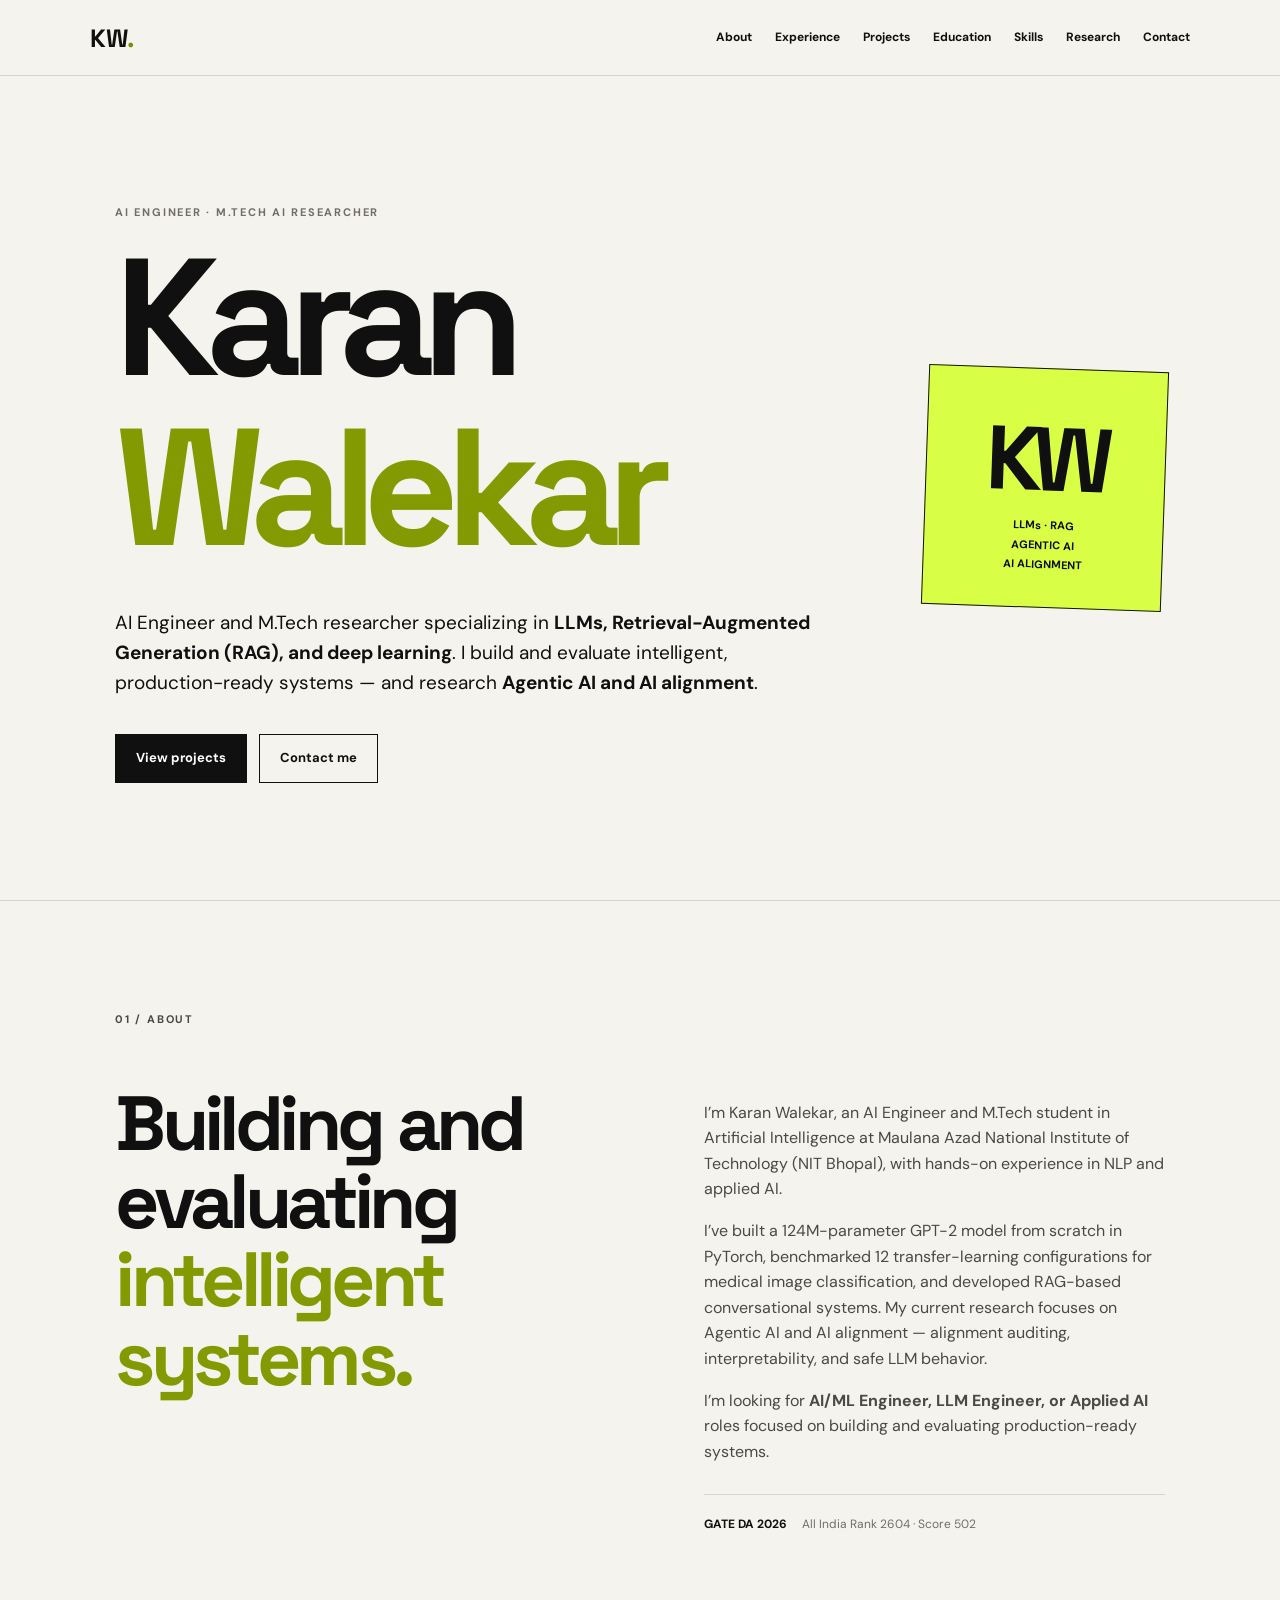
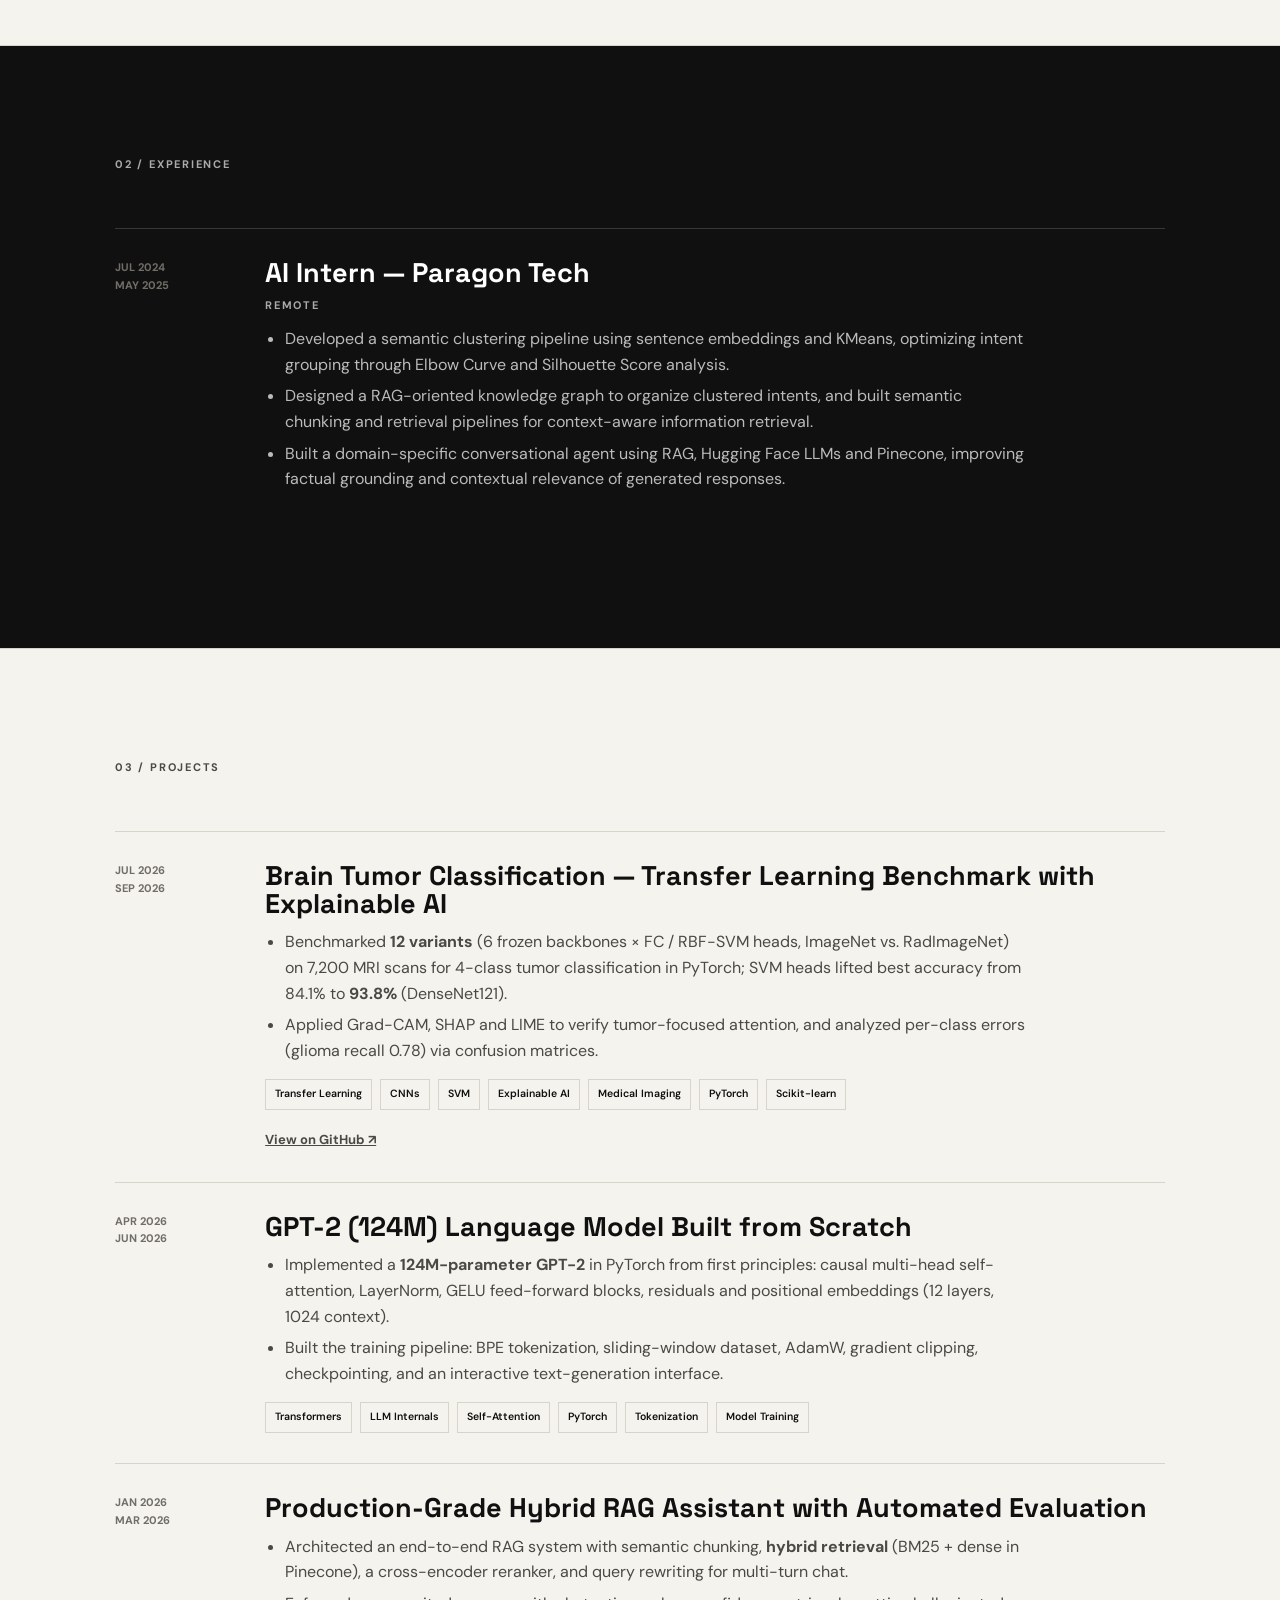
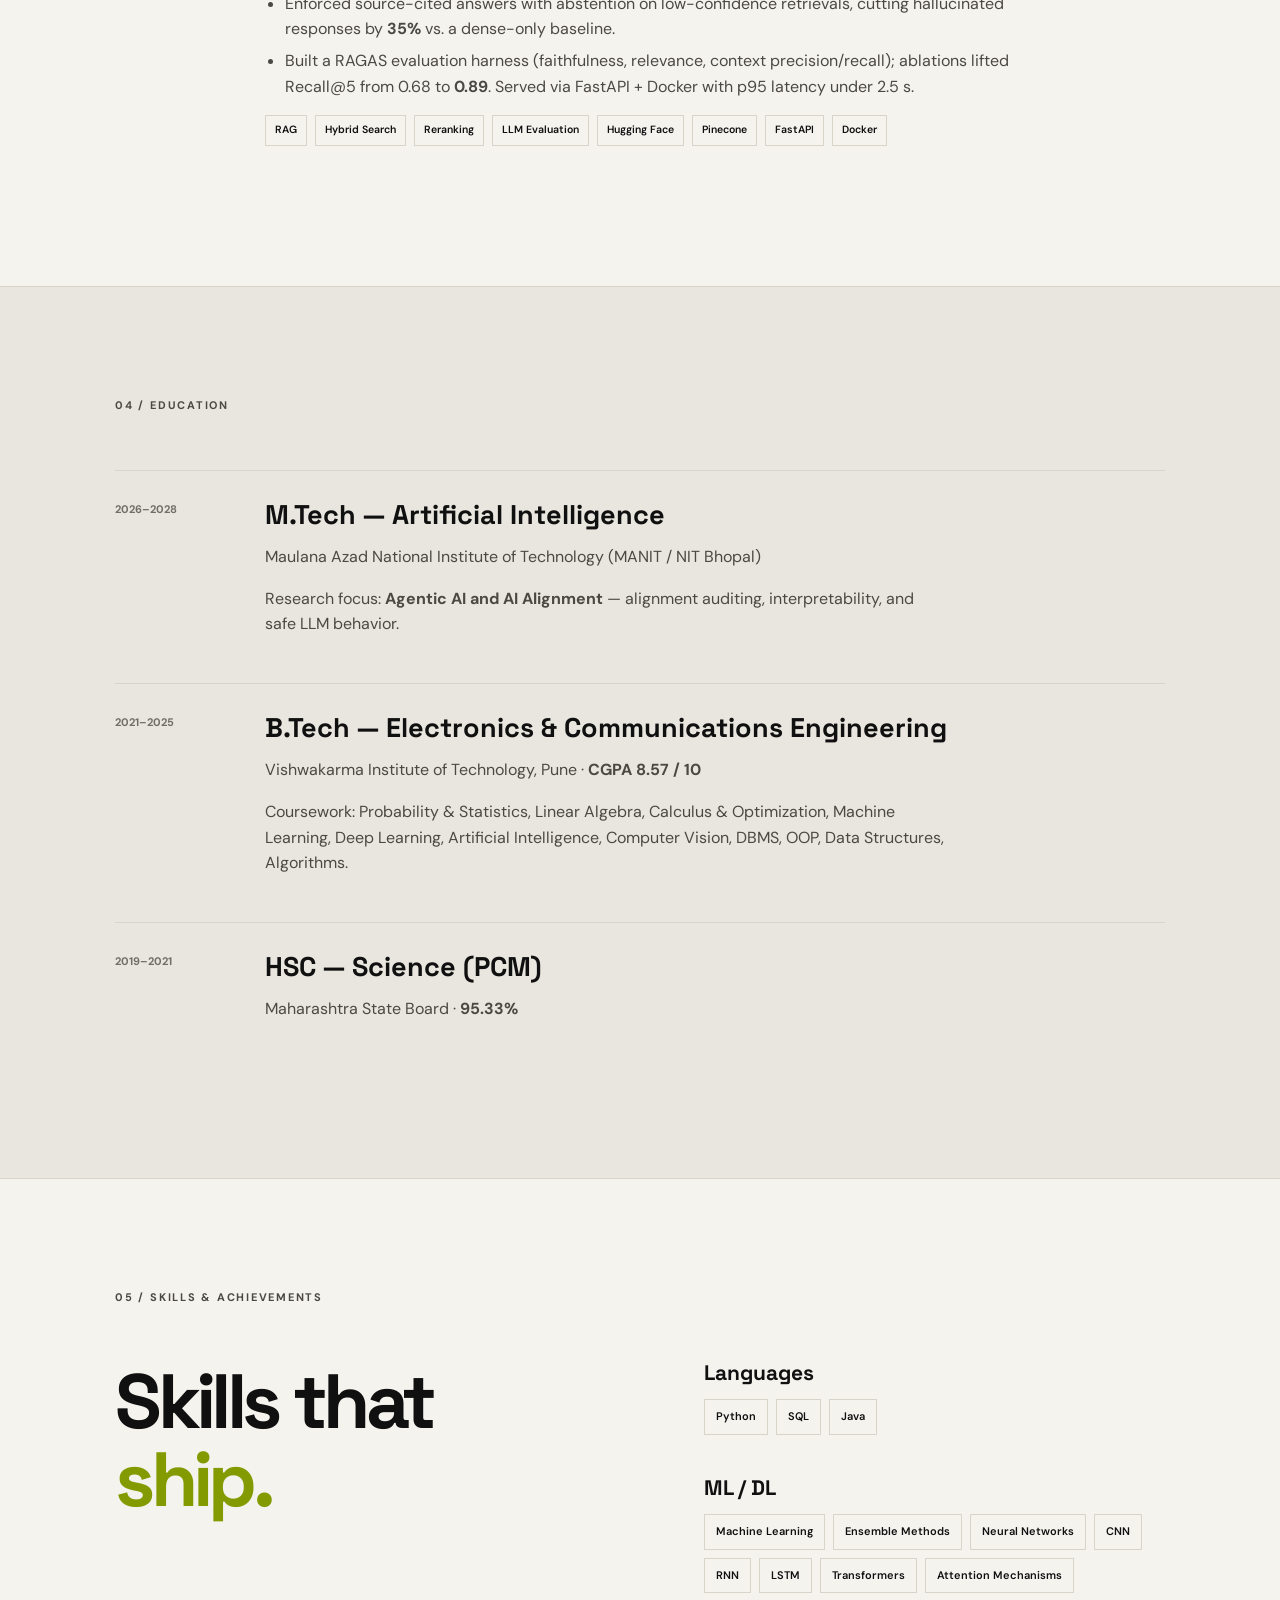
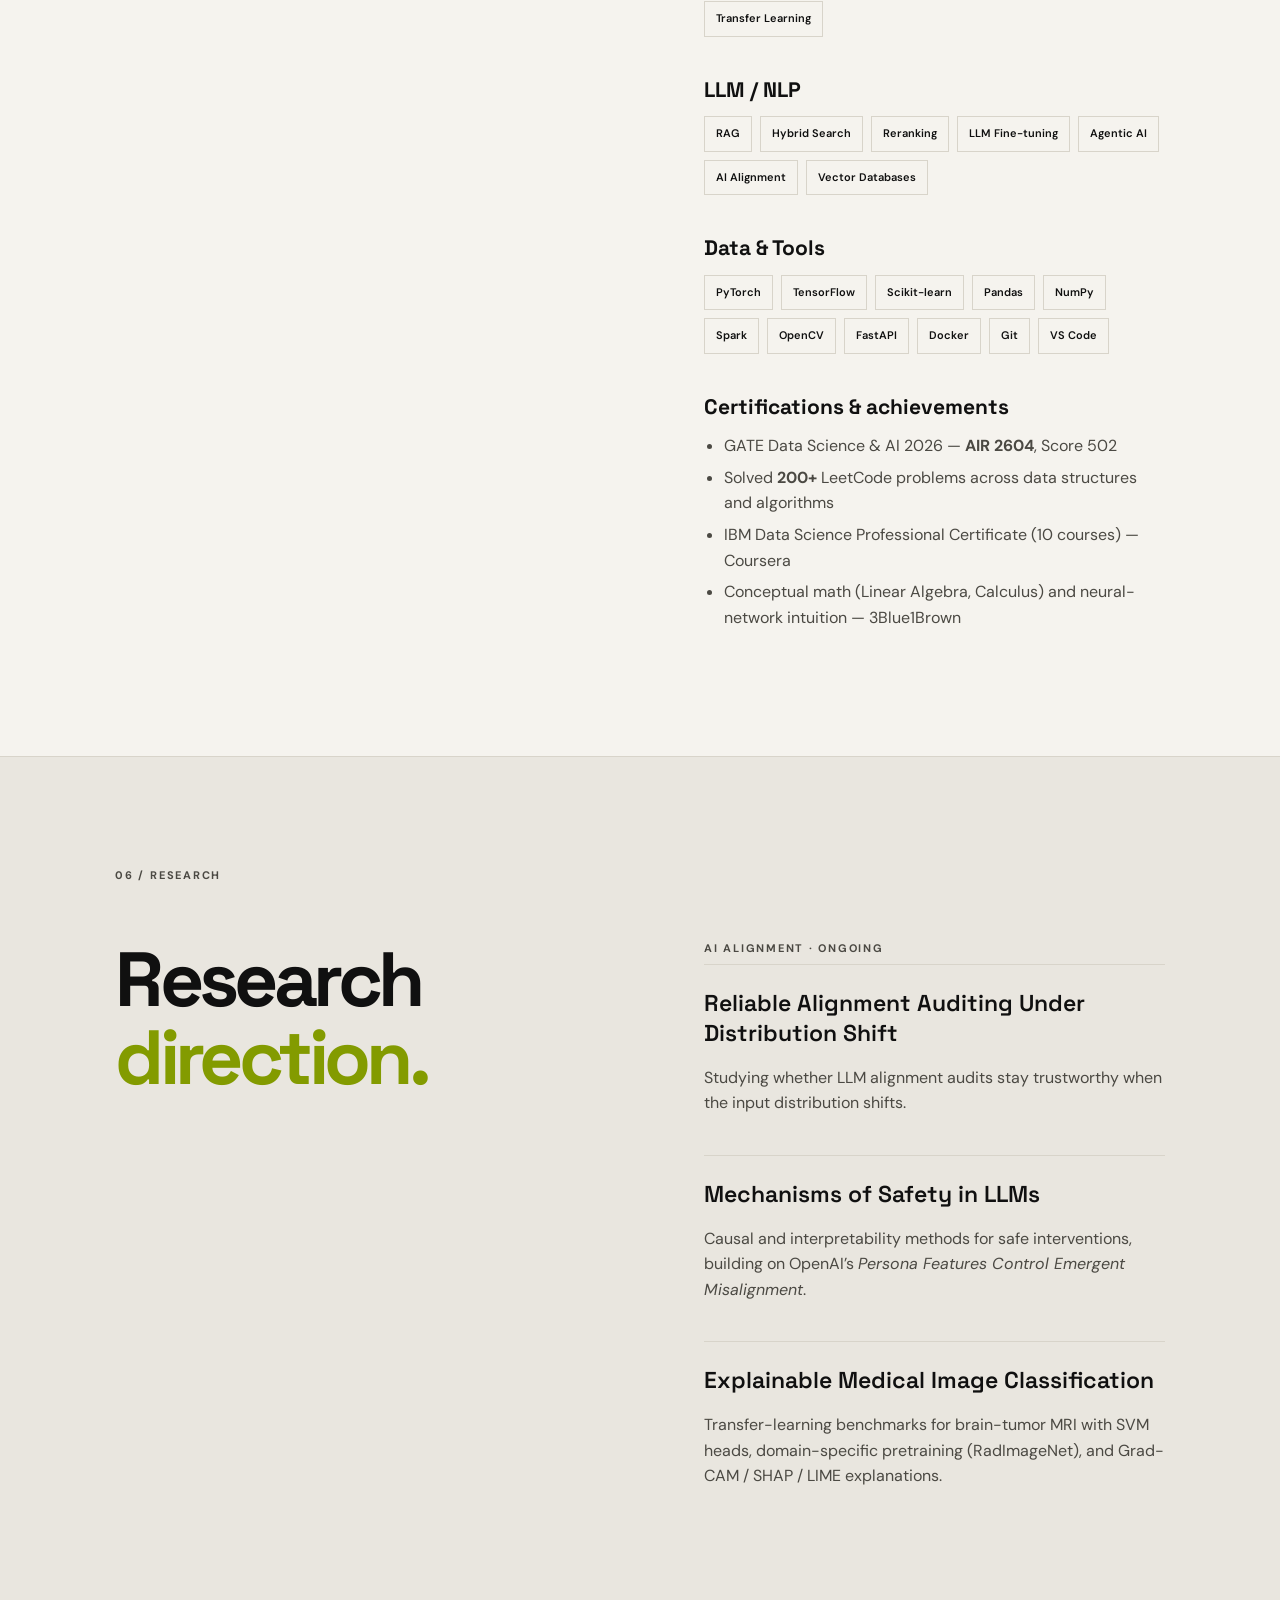
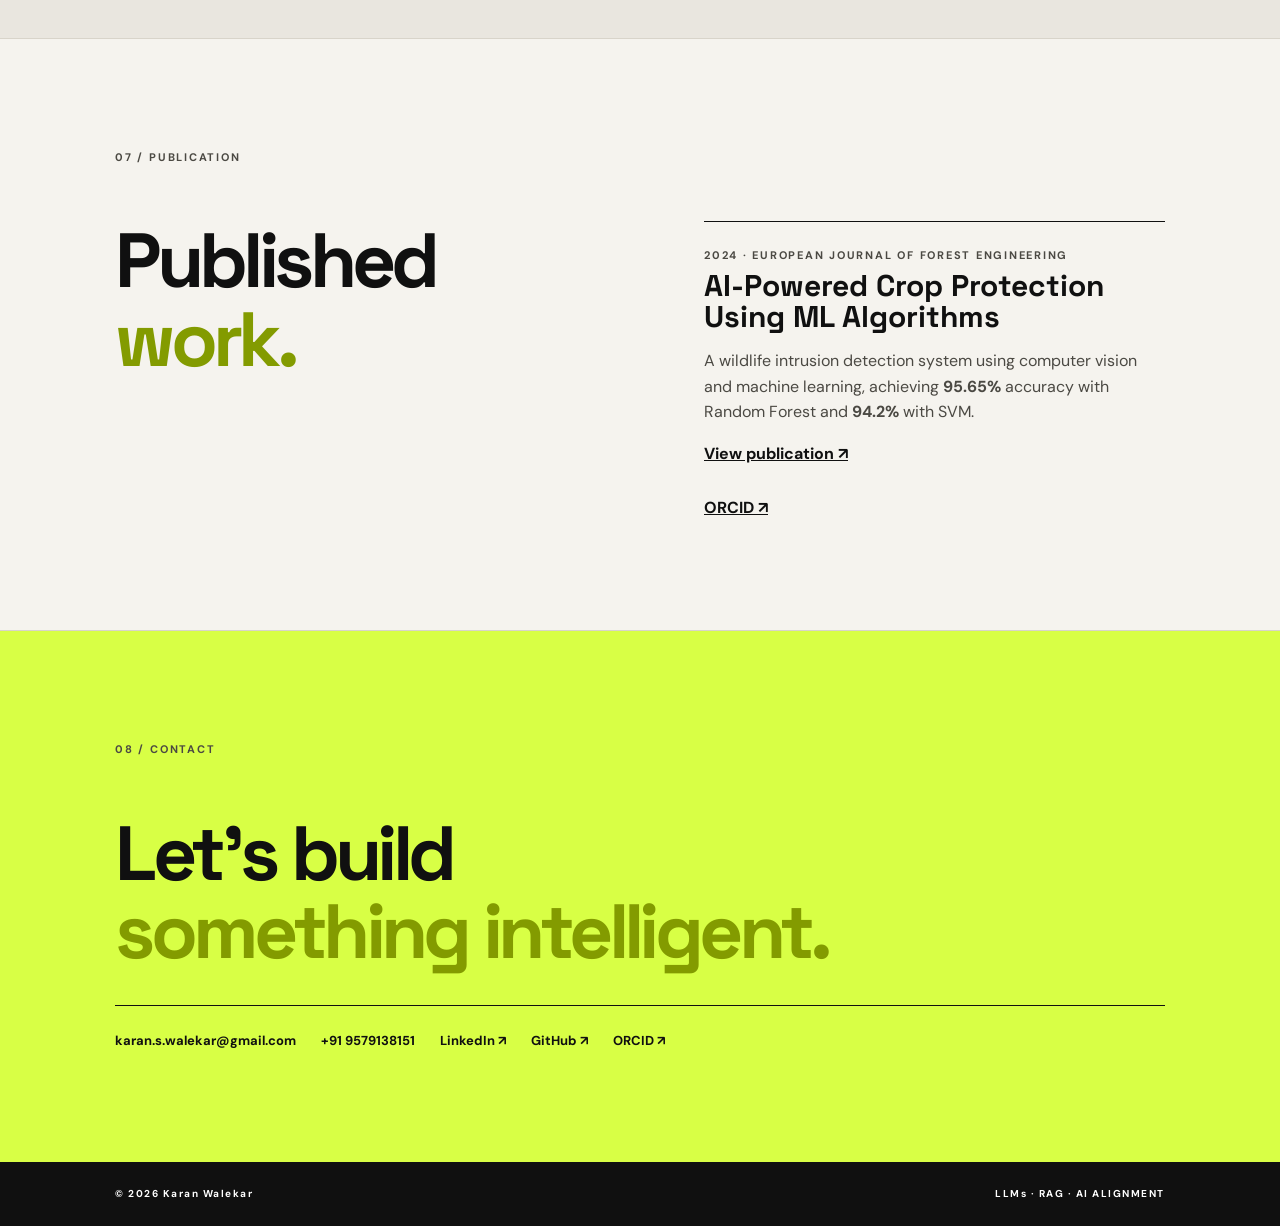
<file: index.html>
<!doctype html>
<html lang="en">
<head>
<meta charset="utf-8"><meta name="viewport" content="width=device-width,initial-scale=1">
<title>Karan Walekar | AI Engineer & M.Tech AI Researcher</title>
<meta name="description" content="Karan Walekar — AI Engineer and M.Tech researcher specializing in LLMs, Retrieval-Augmented Generation (RAG), deep learning, Agentic AI and AI alignment.">
<meta name="author" content="Karan Walekar">
<link rel="canonical" href="https://karanwalekar.com/">
<meta property="og:title" content="Karan Walekar | AI Engineer & M.Tech AI Researcher">
<meta property="og:description" content="Projects, research, experience, education and achievements of Karan Walekar — LLMs, RAG, deep learning and AI alignment.">
<meta property="og:type" content="website">
<script type="application/ld+json">
{"@context":"https://schema.org","@type":"Person","name":"Karan Walekar","url":"https://karanwalekar.com/","jobTitle":"AI Engineer & M.Tech AI Researcher","email":"mailto:karan.s.walekar@gmail.com","alumniOf":["Vishwakarma Institute of Technology, Pune","Maulana Azad National Institute of Technology, Bhopal"],"sameAs":["https://in.linkedin.com/in/karanwalekar","https://github.com/walekarkaran","https://orcid.org/0009-0006-5763-7653"],"knowsAbout":["Large Language Models","Retrieval-Augmented Generation","Agentic AI","AI Alignment","Deep Learning","Natural Language Processing","Transformers","Transfer Learning","Explainable AI","PyTorch","Python"]}
</script>
<link rel="stylesheet" href="style.css">
</head>
<body>
<header class="nav"><a class="brand" href="#home">KW<span>.</span></a><nav>
<a href="#about">About</a><a href="#experience">Experience</a><a href="#projects">Projects</a><a href="#education">Education</a><a href="#skills">Skills</a><a href="#research">Research</a><a href="#contact">Contact</a>
</nav></header>

<main>
<section id="home" class="hero"><div>
<p class="eyebrow">AI ENGINEER · M.TECH AI RESEARCHER</p>
<h1>Karan<br><em>Walekar</em></h1>
<p class="lead">AI Engineer and M.Tech researcher specializing in <b>LLMs, Retrieval-Augmented Generation (RAG), and deep learning</b>. I build and evaluate intelligent, production-ready systems — and research <b>Agentic AI and AI alignment</b>.</p>
<div class="actions"><a class="button primary" href="#projects">View projects</a><a class="button" href="#contact">Contact me</a></div>
</div><div class="hero-card"><strong>KW</strong><span>LLMs · RAG<br>AGENTIC AI<br>AI ALIGNMENT</span></div></section>

<section id="about" class="section"><p class="label">01 / ABOUT</p><div class="grid2"><h2>Building and evaluating<br><em>intelligent systems.</em></h2><div>
<p>I’m Karan Walekar, an AI Engineer and M.Tech student in Artificial Intelligence at Maulana Azad National Institute of Technology (NIT Bhopal), with hands-on experience in NLP and applied AI.</p>
<p>I’ve built a 124M-parameter GPT-2 model from scratch in PyTorch, benchmarked 12 transfer-learning configurations for medical image classification, and developed RAG-based conversational systems. My current research focuses on Agentic AI and AI alignment — alignment auditing, interpretability, and safe LLM behavior.</p>
<p>I’m looking for <b>AI/ML Engineer, LLM Engineer, or Applied AI</b> roles focused on building and evaluating production-ready systems.</p>
<div class="highlight"><b>GATE DA 2026</b><span>All India Rank 2604 · Score 502</span></div>
</div></div></section>

<section id="experience" class="section dark"><p class="label">02 / EXPERIENCE</p><div class="timeline">
<div><span>JUL 2024<br>MAY 2025</span><article><h3>AI Intern — Paragon Tech</h3><p class="meta">REMOTE</p><ul>
<li>Developed a semantic clustering pipeline using sentence embeddings and KMeans, optimizing intent grouping through Elbow Curve and Silhouette Score analysis.</li>
<li>Designed a RAG-oriented knowledge graph to organize clustered intents, and built semantic chunking and retrieval pipelines for context-aware information retrieval.</li>
<li>Built a domain-specific conversational agent using RAG, Hugging Face LLMs and Pinecone, improving factual grounding and contextual relevance of generated responses.</li>
</ul></article></div>
</div></section>

<section id="projects" class="section"><p class="label">03 / PROJECTS</p><div class="timeline light">
<div><span>JUL 2026<br>SEP 2026</span><article><h3>Brain Tumor Classification — Transfer Learning Benchmark with Explainable AI</h3><ul>
<li>Benchmarked <b>12 variants</b> (6 frozen backbones × FC / RBF-SVM heads, ImageNet vs. RadImageNet) on 7,200 MRI scans for 4-class tumor classification in PyTorch; SVM heads lifted best accuracy from 84.1% to <b>93.8%</b> (DenseNet121).</li>
<li>Applied Grad-CAM, SHAP and LIME to verify tumor-focused attention, and analyzed per-class errors (glioma recall 0.78) via confusion matrices.</li>
</ul><div class="tags"><span>Transfer Learning</span><span>CNNs</span><span>SVM</span><span>Explainable AI</span><span>Medical Imaging</span><span>PyTorch</span><span>Scikit-learn</span></div>
<p class="project-link"><a href="https://github.com/walekarkaran/BrainTumor-MRI-TransferLearning-SVM" target="_blank" rel="noopener">View on GitHub ↗</a></p></article></div>
<div><span>APR 2026<br>JUN 2026</span><article><h3>GPT-2 (124M) Language Model Built from Scratch</h3><ul>
<li>Implemented a <b>124M-parameter GPT-2</b> in PyTorch from first principles: causal multi-head self-attention, LayerNorm, GELU feed-forward blocks, residuals and positional embeddings (12 layers, 1024 context).</li>
<li>Built the training pipeline: BPE tokenization, sliding-window dataset, AdamW, gradient clipping, checkpointing, and an interactive text-generation interface.</li>
</ul><div class="tags"><span>Transformers</span><span>LLM Internals</span><span>Self-Attention</span><span>PyTorch</span><span>Tokenization</span><span>Model Training</span></div></article></div>
<div><span>JAN 2026<br>MAR 2026</span><article><h3>Production-Grade Hybrid RAG Assistant with Automated Evaluation</h3><ul>
<li>Architected an end-to-end RAG system with semantic chunking, <b>hybrid retrieval</b> (BM25 + dense in Pinecone), a cross-encoder reranker, and query rewriting for multi-turn chat.</li>
<li>Enforced source-cited answers with abstention on low-confidence retrievals, cutting hallucinated responses by <b>35%</b> vs. a dense-only baseline.</li>
<li>Built a RAGAS evaluation harness (faithfulness, relevance, context precision/recall); ablations lifted Recall@5 from 0.68 to <b>0.89</b>. Served via FastAPI + Docker with p95 latency under 2.5 s.</li>
</ul><div class="tags"><span>RAG</span><span>Hybrid Search</span><span>Reranking</span><span>LLM Evaluation</span><span>Hugging Face</span><span>Pinecone</span><span>FastAPI</span><span>Docker</span></div></article></div>
</div></section>

<section id="education" class="section alt"><p class="label">04 / EDUCATION</p><div class="timeline light">
<div><span>2026–2028</span><article><h3>M.Tech — Artificial Intelligence</h3><p>Maulana Azad National Institute of Technology (MANIT / NIT Bhopal)</p><p>Research focus: <b>Agentic AI and AI Alignment</b> — alignment auditing, interpretability, and safe LLM behavior.</p></article></div>
<div><span>2021–2025</span><article><h3>B.Tech — Electronics & Communications Engineering</h3><p>Vishwakarma Institute of Technology, Pune · <b>CGPA 8.57 / 10</b></p><p>Coursework: Probability & Statistics, Linear Algebra, Calculus & Optimization, Machine Learning, Deep Learning, Artificial Intelligence, Computer Vision, DBMS, OOP, Data Structures, Algorithms.</p></article></div>
<div><span>2019–2021</span><article><h3>HSC — Science (PCM)</h3><p>Maharashtra State Board · <b>95.33%</b></p></article></div>
</div></section>

<section id="skills" class="section"><p class="label">05 / SKILLS & ACHIEVEMENTS</p><div class="grid2"><h2>Skills that<br><em>ship.</em></h2><div>
<h3 class="smallhead">Languages</h3><div class="tags">
<span>Python</span><span>SQL</span><span>Java</span>
</div>
<h3 class="smallhead">ML / DL</h3><div class="tags">
<span>Machine Learning</span><span>Ensemble Methods</span><span>Neural Networks</span><span>CNN</span><span>RNN</span><span>LSTM</span><span>Transformers</span><span>Attention Mechanisms</span><span>Transfer Learning</span>
</div>
<h3 class="smallhead">LLM / NLP</h3><div class="tags">
<span>RAG</span><span>Hybrid Search</span><span>Reranking</span><span>LLM Fine-tuning</span><span>Agentic AI</span><span>AI Alignment</span><span>Vector Databases</span>
</div>
<h3 class="smallhead">Data & Tools</h3><div class="tags">
<span>PyTorch</span><span>TensorFlow</span><span>Scikit-learn</span><span>Pandas</span><span>NumPy</span><span>Spark</span><span>OpenCV</span><span>FastAPI</span><span>Docker</span><span>Git</span><span>VS Code</span>
</div>
<h3 class="smallhead">Certifications & achievements</h3><ul>
<li>GATE Data Science & AI 2026 — <b>AIR 2604</b>, Score 502</li>
<li>Solved <b>200+</b> LeetCode problems across data structures and algorithms</li>
<li>IBM Data Science Professional Certificate (10 courses) — Coursera</li>
<li>Conceptual math (Linear Algebra, Calculus) and neural-network intuition — 3Blue1Brown</li>
</ul></div></div></section>

<section id="research" class="section alt"><p class="label">06 / RESEARCH</p><div class="grid2"><h2>Research<br><em>direction.</em></h2><div>
<p class="meta">AI ALIGNMENT · ONGOING</p>
<div class="research"><b>Reliable Alignment Auditing Under Distribution Shift</b><p>Studying whether LLM alignment audits stay trustworthy when the input distribution shifts.</p></div>
<div class="research"><b>Mechanisms of Safety in LLMs</b><p>Causal and interpretability methods for safe interventions, building on OpenAI’s <i>Persona Features Control Emergent Misalignment</i>.</p></div>
<div class="research"><b>Explainable Medical Image Classification</b><p>Transfer-learning benchmarks for brain-tumor MRI with SVM heads, domain-specific pretraining (RadImageNet), and Grad-CAM / SHAP / LIME explanations.</p></div>
</div></div></section>

<section class="section"><p class="label">07 / PUBLICATION</p><div class="grid2"><h2>Published<br><em>work.</em></h2><div class="publication"><p class="meta">2024 · EUROPEAN JOURNAL OF FOREST ENGINEERING</p><h3>AI-Powered Crop Protection Using ML Algorithms</h3><p>A wildlife intrusion detection system using computer vision and machine learning, achieving <b>95.65%</b> accuracy with Random Forest and <b>94.2%</b> with SVM.</p><a href="https://dergipark.org.tr/en/pub/ejfe/article/1439096" target="_blank" rel="noopener">View publication ↗</a><div class="links"><a href="https://orcid.org/0009-0006-5763-7653" target="_blank" rel="noopener">ORCID ↗</a></div></div></div></section>

<section id="contact" class="section contact"><p class="label">08 / CONTACT</p><h2>Let’s build<br><em>something intelligent.</em></h2><div class="contact-row"><a href="mailto:karan.s.walekar@gmail.com">karan.s.walekar@gmail.com</a><a href="tel:+919579138151">+91 9579138151</a><a href="https://in.linkedin.com/in/karanwalekar" target="_blank" rel="noopener">LinkedIn ↗</a><a href="https://github.com/walekarkaran" target="_blank" rel="noopener">GitHub ↗</a><a href="https://orcid.org/0009-0006-5763-7653" target="_blank" rel="noopener">ORCID ↗</a></div></section>
</main>
<footer><span>© 2026 Karan Walekar</span><span>LLMs · RAG · AI ALIGNMENT</span></footer>
</body></html>
</file>
<file: style.css>
@import url('https://fonts.googleapis.com/css2?family=DM+Sans:wght@400;500;600;700&family=Space+Grotesk:wght@400;500;600;700&display=swap');
:root{--bg:#f5f3ee;--ink:#101010;--muted:#716e67;--line:#d8d4ca;--lime:#d8ff45}*{box-sizing:border-box}html{scroll-behavior:smooth}body{margin:0;background:var(--bg);color:var(--ink);font-family:'DM Sans',sans-serif;line-height:1.6}a{color:inherit;text-decoration:none}.nav{height:76px;padding:0 7vw;border-bottom:1px solid var(--line);display:flex;align-items:center;justify-content:space-between;position:sticky;top:0;background:#f5f3eeda;backdrop-filter:blur(14px);z-index:9}.brand{font:700 25px 'Space Grotesk'}.brand span{color:#769000}.nav nav{display:flex;gap:23px;font-size:12px;font-weight:700}.nav nav a:hover{text-decoration:underline}.hero{min-height:calc(100vh - 76px);padding:8vw 9vw;display:grid;grid-template-columns:1.5fr .5fr;gap:7vw;align-items:center}.eyebrow,.label,.meta{font-size:11px;letter-spacing:.16em;font-weight:700;color:var(--muted)}h1,h2,h3{font-family:'Space Grotesk';line-height:1.02}h1{font-size:clamp(80px,13vw,170px);letter-spacing:-.08em;margin:10px 0}h1 em,h2 em{font-style:normal;color:#839b00}h2{font-size:clamp(45px,6vw,82px);letter-spacing:-.06em;margin:0 0 35px}h3{font-size:27px;margin:0 0 10px}.lead{font-size:19px;max-width:720px;margin:35px 0}.actions{display:flex;gap:12px}.button{padding:13px 20px;border:1px solid var(--ink);font-weight:700;font-size:13px}.button.primary{background:var(--ink);color:white}.hero-card{aspect-ratio:1;border:1px solid var(--ink);background:var(--lime);display:flex;align-items:center;justify-content:center;flex-direction:column;transform:rotate(2deg)}.hero-card strong{font:700 90px 'Space Grotesk';letter-spacing:-.1em}.hero-card span{text-align:center;font-size:11px;font-weight:700;line-height:1.8}.section{padding:110px 9vw;border-top:1px solid var(--line)}.label{margin:0 0 55px}.grid2{display:grid;grid-template-columns:1fr 1fr;gap:10vw}.section p{color:#4b4943}.dark{background:var(--ink);color:white}.dark .label,.dark p,.dark span{color:#aaa}.timeline>div{display:grid;grid-template-columns:120px 1fr;gap:30px;padding:30px 0;border-top:1px solid #373737}.timeline>div span{font-size:11px;font-weight:700;color:var(--muted)}.timeline article p{max-width:680px}.light>div{border-color:var(--line)}.light>div span{color:var(--muted)}.alt{background:#e9e6df}.tags{display:flex;flex-wrap:wrap;gap:8px}.tags span{border:1px solid var(--line);padding:8px 11px;font-size:11px;font-weight:600}.smallhead{font-size:21px;margin:0 0 16px}.smallhead:not(:first-child){margin-top:42px}ul{padding-left:20px;color:#4b4943}li{margin:6px 0}.highlight{display:flex;gap:15px;align-items:center;border-top:1px solid var(--line);padding-top:20px;margin-top:30px}.highlight b{font-size:12px}.highlight span{font-size:12px;color:var(--muted)}.research{border-top:1px solid var(--line);padding:23px 0}.research b{font:600 23px 'Space Grotesk'}.publication{border-top:1px solid var(--ink);padding-top:25px}.publication h3{font-size:30px}.publication a{text-decoration:underline;font-weight:700}.links{display:flex;gap:25px;margin-top:28px}.contact{background:var(--lime)}.contact h2{max-width:800px}.contact-row{display:flex;flex-wrap:wrap;gap:25px;border-top:1px solid var(--ink);padding-top:25px;font-weight:700;font-size:13px}.contact-row a:hover{text-decoration:underline}footer{padding:24px 9vw;background:var(--ink);color:white;display:flex;justify-content:space-between;font-size:10px;letter-spacing:.15em;font-weight:700}@media(max-width:850px){.nav nav{display:none}.hero{grid-template-columns:1fr;padding-top:15vw}.hero-card{max-width:280px;margin:20px auto}.grid2{grid-template-columns:1fr;gap:35px}.section{padding:75px 7vw}.timeline>div{grid-template-columns:75px 1fr}h1{font-size:22vw}.lead{font-size:17px}footer{padding:20px 7vw;gap:20px;flex-direction:column}}
/* GitHub Pages deployment refresh */
html {
    overflow-x: hidden;
}

body {
    width: 100%;
    min-width: 0;
}

/* Resume update: bullet lists, project tags and links inside timeline entries */
.timeline article ul{margin:12px 0 16px;max-width:760px}
.dark ul{color:#bbb}
.dark .meta{margin:0 0 6px}
.timeline article .tags{margin-top:6px}
.timeline .tags span{font-size:10.5px;padding:6px 9px;color:var(--ink);font-weight:600}
.project-link{margin:16px 0 0}
.project-link a{text-decoration:underline;font-weight:700;font-size:13px}
.grid2 > div > .meta:first-child{margin:0 0 6px}
</file>
